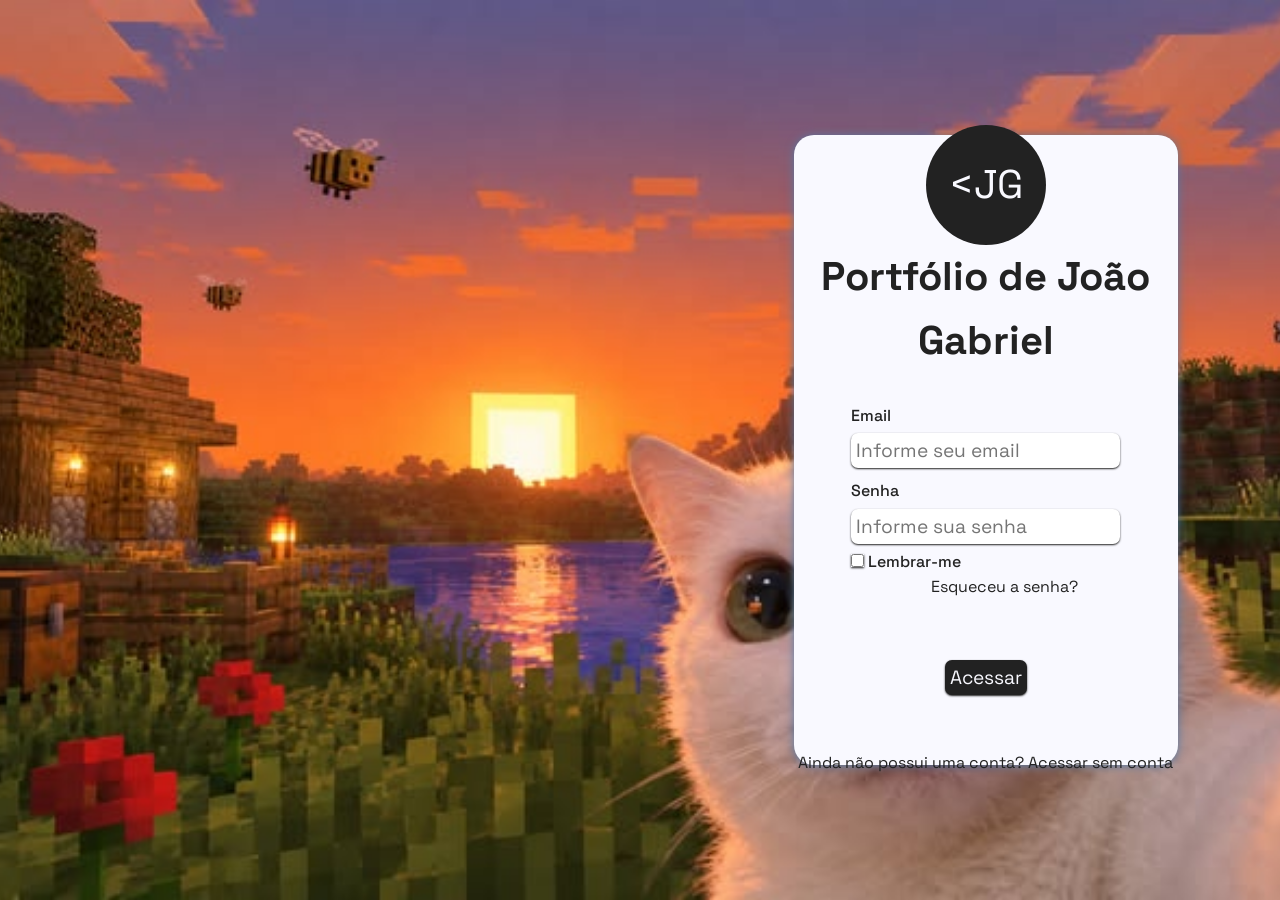
<file: login.html>
<!DOCTYPE html>
<html lang="pt-BR">

<head>
    <meta charset="UTF-8">
    <meta name="viewport" content="width=device-width, initial-scale=1.0">
    <link rel="stylesheet" href="login.css">
    <title>Area de Login</title>
</head>

<body>

    <main>

        <form action="" id="area-formulario">
            <div class="area-titulo">
                <div class="logo-login">&lt;JG</div>
                <h1 class="area-titulo-h1">Portfólio de João Gabriel</h1>
            </div>

            <div class="area-email">
                <label for="email">Email</label>
                <input type="email" id="email" placeholder="Informe seu email">
            </div>


            <div class="area-senha">
                <label for="senha">Senha</label>
                <input type="password" id="senha" placeholder="Informe sua senha">

                <div class="lembrar-senha">
                    <input type="checkbox" id="lembrar">
                    <label for="lembrar">Lembrar-me</label>
                    <a href="#">Esqueceu a senha?</a>
                </div>
            </div>
            
            
            <div class="area-botao">
                <button class="acessar">Acessar</button>
            </div>


            <div class="area-recuperacao">
                <a href="#">Ainda não possui uma conta?</a>
                <a href="index.html"> Acessar sem conta</a>
            </div>

        </form>
    </main>

</body>

</html>
</file>
<file: login.css>
@import url(style.css);



main{
    background-image: url(img/kitty\ singing.jpg);
    background-repeat: no-repeat;
    background-position: center;
    background-size: cover;
    height: 100vh;
    width: 100%;
    display: flex;
    justify-content: end;
    align-items: center;
    color: var(--cor-header);
    margin: 0;
    max-width: 100%;

}



.logo-login{
    background-color: var(--cor-header);
    color: var(--cor-principal);
    width: 120px;
    height: 120px;
    display: flex;
    align-items: center;
    justify-content: center;
    font-size: 2.5rem;
    border-radius: 100%;
    margin: 0 auto;
}

#area-formulario{
    box-shadow: 0 1px 10px var(--cor-icone-responsivo);
    border-radius: 20px;
    background-color: var(--cor-principal);
    width: 30vw;
    height: 70vh;
    display: flex;
    flex-direction: column;
    justify-content: center;
    align-items: center;
}

.area-titulo{
    text-align: center;
    margin-bottom: 30px;
}

.area-titulo-h1{
    font-size: 2.5rem;
}

.area-email, .area-senha{
    display: flex;
    flex-direction: column;
    gap: 5px;
    margin-bottom: 10px;
    width: 70%;
}


.lembrar-senha a{
    margin-left: 80px;
}

input, button{
    font-size: 1.2rem;
    padding: 5px;
    border-radius: 7px;
    border: none;
    box-shadow: 0 1px 2px var(--cor-header);
}

button{
    background-color: var(--cor-header);
    color: var(--cor-principal);
    margin-bottom: 5px;
}

label{
    font-weight: 500;
}

a{
    color: var(--cor-header);
}

a:hover{
    text-decoration: underline;
}

i{
    font-size: 5rem;
}

.area-recuperacao{
    margin-top: 50px;
}

.area-botao{
    margin-top: 50px;
}
</file>
